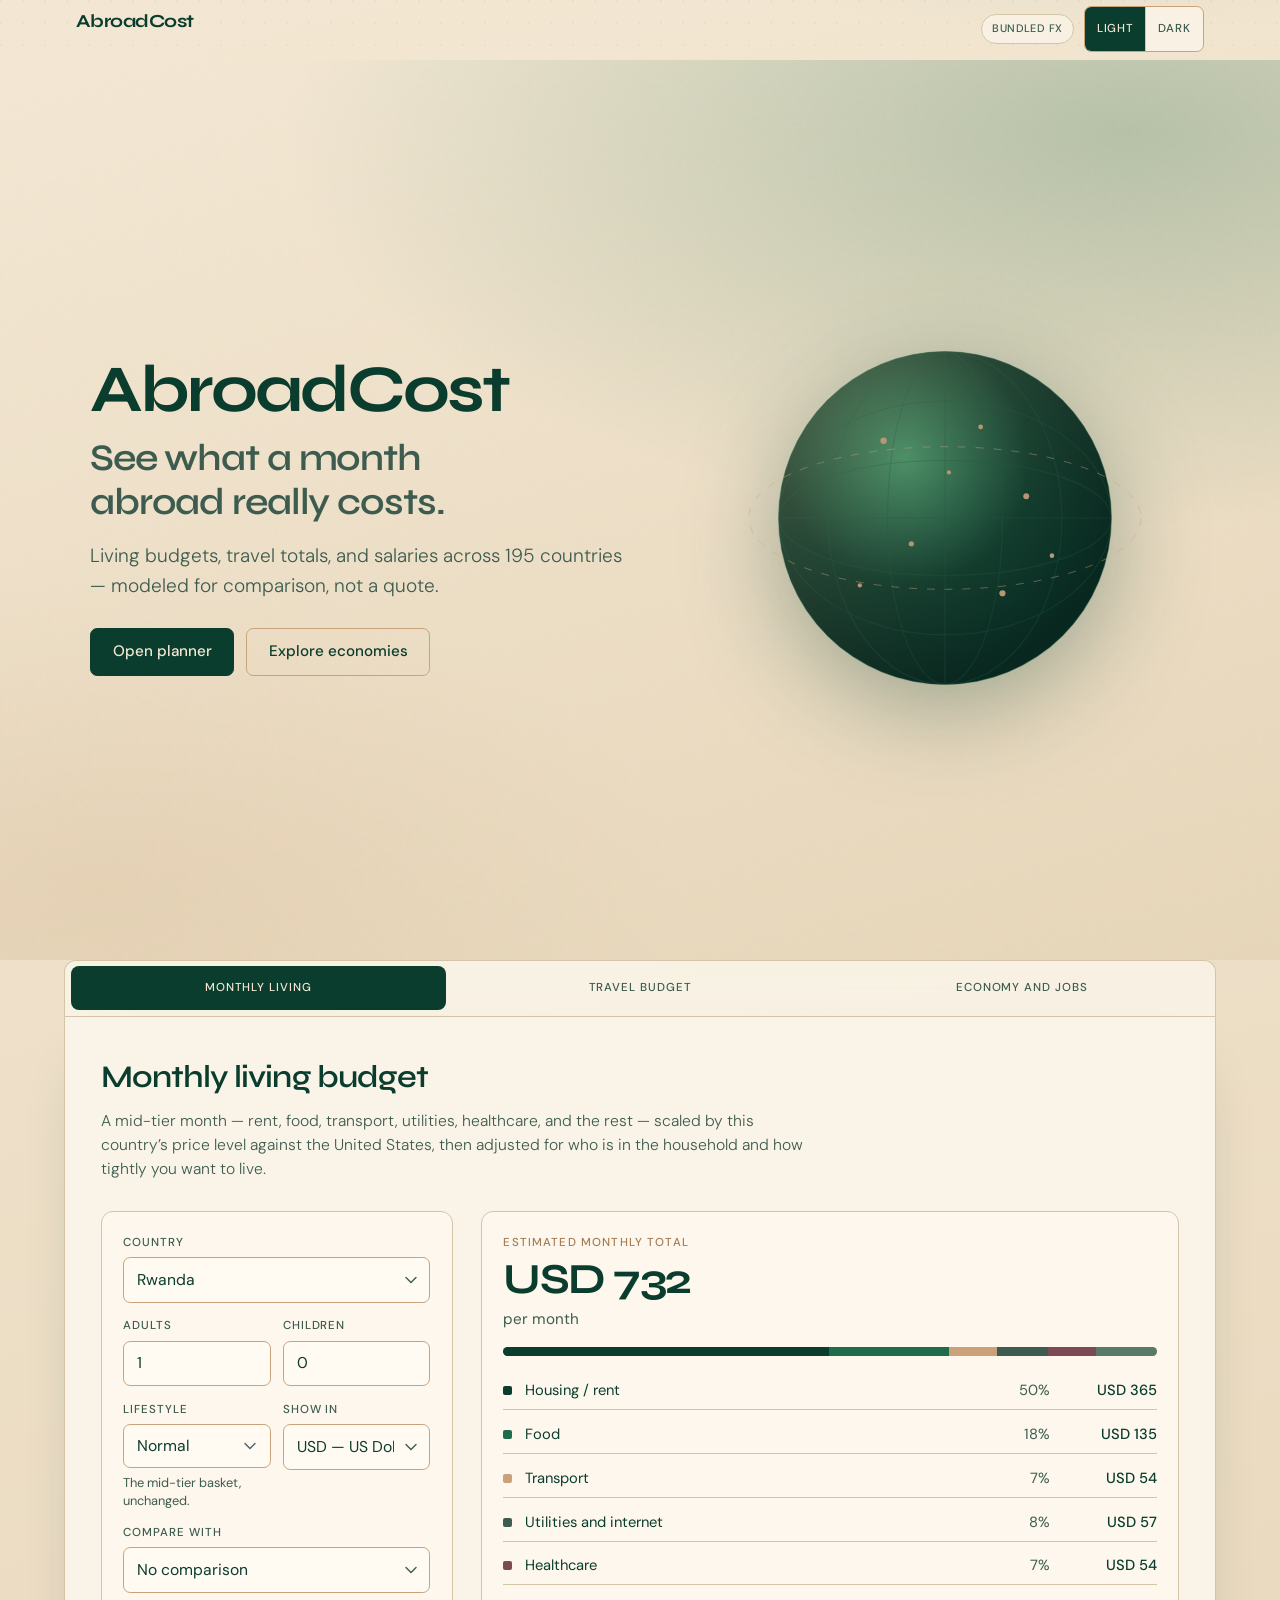
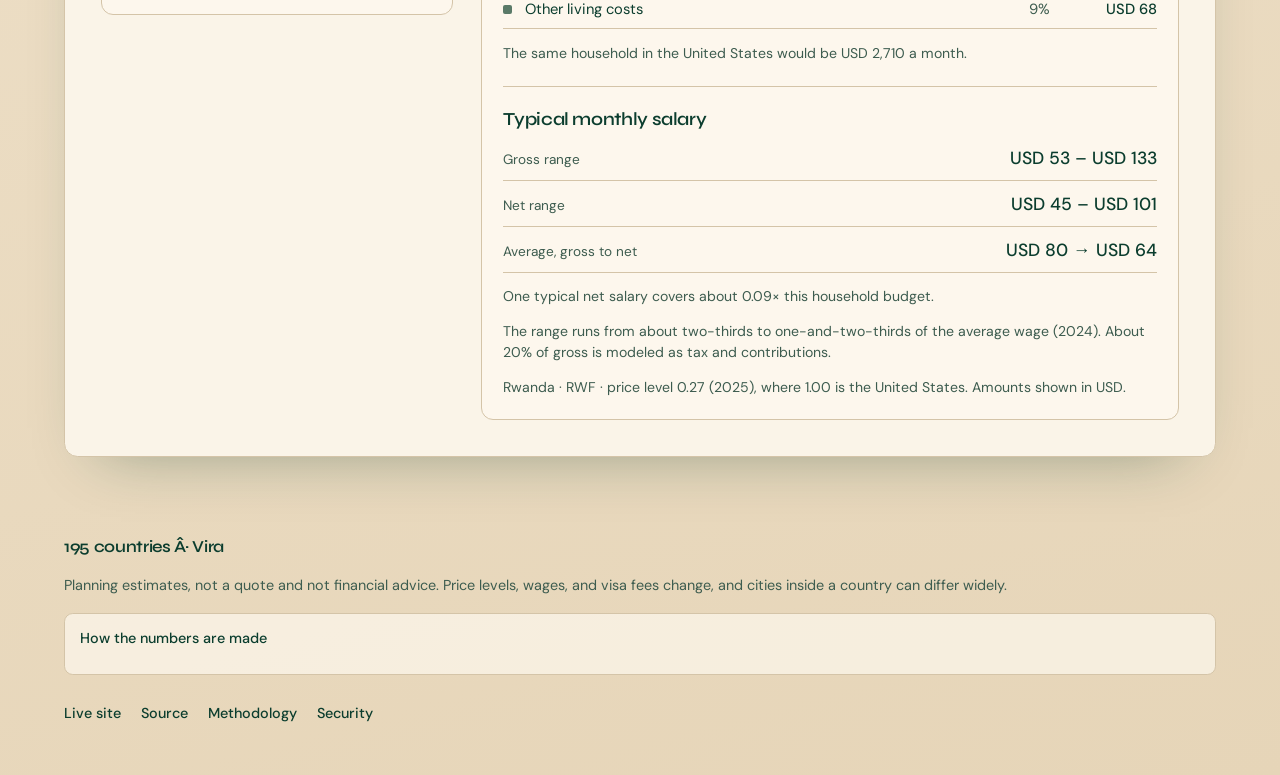
<file: index.html>
﻿<!DOCTYPE html>
<html lang="en">
<head>
  <meta charset="utf-8">
  <meta name="viewport" content="width=device-width, initial-scale=1, viewport-fit=cover">
  <title>AbroadCost — Country budget planner</title>
  <meta name="description" content="Compare monthly living costs, salaries, and travel budgets for 195 countries. Planning estimates from World Bank price levels, not a quote.">
  <link rel="canonical" href="https://arnold-rg.github.io/AbroadCost/">
  <meta name="theme-color" content="#0B3D2E">
  <meta name="color-scheme" content="light dark">
  <meta name="referrer" content="strict-origin-when-cross-origin">
  <meta http-equiv="Content-Security-Policy" content="default-src 'self'; script-src 'self' 'unsafe-inline'; style-src 'self' 'unsafe-inline'; img-src 'self' data:; font-src 'self'; connect-src 'self' https://api.frankfurter.app; base-uri 'none'; form-action 'self'; frame-ancestors 'none'">
  <meta property="og:type" content="website">
  <meta property="og:site_name" content="AbroadCost">
  <meta property="og:url" content="https://arnold-rg.github.io/AbroadCost/">
  <meta property="og:title" content="AbroadCost — Country budget planner">
  <meta property="og:description" content="Monthly living costs, travel budgets, and salaries for 195 countries. Modeled estimates for comparison, not a quote.">
  <meta property="og:image" content="https://arnold-rg.github.io/AbroadCost/og.png">
  <meta property="og:image:width" content="1200">
  <meta property="og:image:height" content="630">
  <meta property="og:image:alt" content="AbroadCost, a country budget planner covering 195 countries.">
  <meta property="og:locale" content="en_US">
  <meta name="twitter:card" content="summary_large_image">
  <meta name="twitter:title" content="AbroadCost — Country budget planner">
  <meta name="twitter:description" content="Monthly living costs, travel budgets, and salaries for 195 countries.">
  <meta name="twitter:image" content="https://arnold-rg.github.io/AbroadCost/og.png">
  <meta name="twitter:image:alt" content="AbroadCost, a country budget planner covering 195 countries.">
  <link rel="icon" href="favicon.svg" type="image/svg+xml">
  <link rel="apple-touch-icon" href="apple-touch.png">
  <link rel="preload" href="fonts/syne-700.woff2" as="font" type="font/woff2" crossorigin>
  <link rel="preload" href="fonts/dm-sans-400.woff2" as="font" type="font/woff2" crossorigin>
  <link rel="stylesheet" href="assets/vira/vira-base.css?v=20261016a">
  <link rel="stylesheet" href="relo.css?v=20261016a">
  <script type="application/ld+json">
  {
    "@context": "https://schema.org",
    "@type": "WebApplication",
    "name": "AbroadCost",
    "url": "https://arnold-rg.github.io/AbroadCost/",
    "applicationCategory": "FinanceApplication",
    "operatingSystem": "Any",
    "description": "Country budget planner for monthly living costs, travel budgets, salaries, and economy data across 195 countries.",
    "offers": { "@type": "Offer", "price": "0", "priceCurrency": "USD" },
    "author": { "@type": "Organization", "name": "Vira", "url": "https://github.com/Arnold-RG" },
    "isAccessibleForFree": true
  }
  </script>
  <script>
    (function () {
      var saved = localStorage.getItem("abroadcost-theme");
      var theme = saved || (matchMedia("(prefers-color-scheme: dark)").matches ? "dark" : "light");
      document.documentElement.setAttribute("data-theme", theme);
      var meta = document.querySelector('meta[name="theme-color"]');
      if (meta) meta.setAttribute("content", theme === "dark" ? "#061F18" : "#0B3D2E");
    })();
  </script>
</head>
<body>
  <a class="skip" href="#planner">Skip to planner</a>

  <header class="topbar">
    <a class="topbar-brand" href="#top" id="top">AbroadCost</a>
    <div class="topbar-actions">
      <span class="fx-pill" id="fx-status" hidden aria-live="polite"></span>
      <div class="theme-switch" role="group" aria-label="Color theme">
        <button type="button" id="theme-light" data-theme-set="light" aria-pressed="true">Light</button>
        <button type="button" id="theme-dark" data-theme-set="dark" aria-pressed="false">Dark</button>
      </div>
    </div>
  </header>

  <section class="hero" aria-labelledby="hero-title">
    <div class="hero-copy reveal">
      <p class="brand-mark">AbroadCost</p>
      <h1 id="hero-title">See what a month abroad really costs.</h1>
      <p class="hero-support">Living budgets, travel totals, and salaries across 195 countries — modeled for comparison, not a quote.</p>
      <div class="hero-cta">
        <a class="btn btn-primary" href="#planner">Open planner</a>
        <a class="btn btn-ghost" href="#panel-economy" data-tab-jump="economy">Explore economies</a>
      </div>
    </div>
    <div class="hero-visual" aria-hidden="true">
      <div class="globe-orb">
        <svg class="globe-svg" viewBox="0 0 420 420" role="img">
          <defs>
            <radialGradient id="globe-fill" cx="38%" cy="32%" r="68%">
              <stop offset="0%" stop-color="var(--globe-hi)"/>
              <stop offset="55%" stop-color="var(--globe-mid)"/>
              <stop offset="100%" stop-color="var(--globe-lo)"/>
            </radialGradient>
            <linearGradient id="globe-sheen" x1="0" y1="0" x2="1" y2="1">
              <stop offset="0%" stop-color="var(--sand)" stop-opacity="0.35"/>
              <stop offset="100%" stop-color="transparent"/>
            </linearGradient>
          </defs>
          <circle class="globe-disk" cx="210" cy="210" r="168" fill="url(#globe-fill)"/>
          <g class="globe-grid" fill="none" stroke="currentColor" stroke-width="1.1" opacity="0.38">
            <ellipse cx="210" cy="210" rx="168" ry="168"/>
            <ellipse cx="210" cy="210" rx="118" ry="168"/>
            <ellipse cx="210" cy="210" rx="58" ry="168"/>
            <ellipse cx="210" cy="210" rx="168" ry="58"/>
            <ellipse cx="210" cy="210" rx="168" ry="118"/>
            <path d="M42 210h336M210 42v336"/>
          </g>
          <g class="globe-dots" fill="var(--sand)">
            <circle cx="148" cy="132" r="3.2"/><circle cx="246" cy="118" r="2.4"/>
            <circle cx="292" cy="188" r="3"/><circle cx="176" cy="236" r="2.6"/>
            <circle cx="124" cy="278" r="2.2"/><circle cx="268" cy="286" r="3.1"/>
            <circle cx="214" cy="164" r="2.1"/><circle cx="318" cy="248" r="2.3"/>
          </g>
          <circle cx="210" cy="210" r="168" fill="url(#globe-sheen)"/>
          <ellipse class="globe-orbit" cx="210" cy="210" rx="198" ry="72" fill="none" stroke="var(--sand)" stroke-width="1" opacity="0.45"/>
        </svg>
        <div class="globe-glow"></div>
      </div>
    </div>
  </section>

  <div class="app-shell" id="planner">
    <p class="error" id="data-error" role="alert" hidden></p>

    <nav class="tabs" role="tablist" aria-label="Planner">
      <button type="button" role="tab" id="tab-monthly" class="on" data-tab="monthly" aria-selected="true" aria-controls="panel-monthly" aria-label="Monthly living" tabindex="0"><span class="tab-long">Monthly living</span><span class="tab-short">Monthly</span></button>
      <button type="button" role="tab" id="tab-stay" data-tab="stay" aria-selected="false" aria-controls="panel-stay" aria-label="Travel budget" tabindex="-1"><span class="tab-long">Travel budget</span><span class="tab-short">Travel</span></button>
      <button type="button" role="tab" id="tab-economy" data-tab="economy" aria-selected="false" aria-controls="panel-economy" aria-label="Economy and jobs" tabindex="-1"><span class="tab-long">Economy and jobs</span><span class="tab-short">Economy</span></button>
    </nav>

    <main id="main">
      <section class="panel on screen" id="panel-monthly" role="tabpanel" aria-labelledby="tab-monthly">
        <div class="panel-copy">
          <h2>Monthly living budget</h2>
          <p class="hint">
            A mid-tier month — rent, food, transport, utilities, healthcare, and the rest —
            scaled by this country’s price level against the United States, then adjusted
            for who is in the household and how tightly you want to live.
          </p>
        </div>
        <div class="layout">
          <form class="form screen-pane" id="form-monthly">
            <div class="field combo full">
              <label for="m-country-q">Country</label>
              <div class="combo-control">
                <input id="m-country-q" type="text" role="combobox" aria-expanded="false" aria-controls="m-country-list" aria-autocomplete="list" autocomplete="off" spellcheck="false" autocapitalize="off" maxlength="80" aria-required="true">
                <svg class="chevron" viewBox="0 0 12 8" aria-hidden="true" focusable="false"><path d="M1 1.5 6 6.5 11 1.5" fill="none" stroke="currentColor" stroke-width="1.4" stroke-linecap="round"/></svg>
              </div>
              <ul id="m-country-list" class="combo-list" role="listbox" aria-label="Countries" hidden></ul>
              <input type="hidden" id="m-country" value="RW">
            </div>
            <div class="pair full">
              <div class="field">
                <label for="m-adults">Adults</label>
                <input id="m-adults" type="number" inputmode="numeric" min="1" max="10" value="1" maxlength="2">
              </div>
              <div class="field">
                <label for="m-children">Children</label>
                <input id="m-children" type="number" inputmode="numeric" min="0" max="10" value="0" maxlength="2">
              </div>
            </div>
            <div class="field">
              <label for="m-life">Lifestyle</label>
              <select id="m-life">
                <option value="0.8">Tight</option>
                <option value="1" selected>Normal</option>
                <option value="1.35">Comfortable</option>
                <option value="1.85">High</option>
              </select>
              <p class="field-hint" id="m-life-hint"></p>
            </div>
            <div class="field combo">
              <label for="m-currency-q">Show in</label>
              <div class="combo-control">
                <input id="m-currency-q" type="text" role="combobox" aria-expanded="false" aria-controls="m-currency-list" aria-autocomplete="list" autocomplete="off" spellcheck="false" autocapitalize="off" maxlength="40">
                <svg class="chevron" viewBox="0 0 12 8" aria-hidden="true" focusable="false"><path d="M1 1.5 6 6.5 11 1.5" fill="none" stroke="currentColor" stroke-width="1.4" stroke-linecap="round"/></svg>
              </div>
              <ul id="m-currency-list" class="combo-list" role="listbox" aria-label="Currencies" hidden></ul>
              <input type="hidden" id="m-currency" value="USD">
            </div>
            <div class="field combo full">
              <label for="m-compare-q">Compare with</label>
              <div class="combo-control">
                <input id="m-compare-q" type="text" role="combobox" aria-expanded="false" aria-controls="m-compare-list" aria-autocomplete="list" autocomplete="off" spellcheck="false" autocapitalize="off" maxlength="80">
                <svg class="chevron" viewBox="0 0 12 8" aria-hidden="true" focusable="false"><path d="M1 1.5 6 6.5 11 1.5" fill="none" stroke="currentColor" stroke-width="1.4" stroke-linecap="round"/></svg>
              </div>
              <ul id="m-compare-list" class="combo-list" role="listbox" aria-label="Comparison country" hidden></ul>
              <input type="hidden" id="m-compare" value="">
            </div>
          </form>

          <div class="result screen-pane">
            <div class="figure" aria-live="polite">
              <p class="eyebrow">Estimated monthly total</p>
              <p class="big" id="m-total">—</p>
              <p class="big-sub" id="m-total-sub">per month</p>
            </div>
            <div class="share" id="m-share" aria-hidden="true"></div>
            <div class="rows" id="m-rows"></div>
            <p class="quiet" id="m-usa"></p>
            <p class="compare" id="m-compare-out"></p>

            <div class="salary-block">
              <h3>Typical monthly salary</h3>
              <dl class="salary-dl">
                <div>
                  <dt>Gross range</dt>
                  <dd id="m-gross">—</dd>
                </div>
                <div>
                  <dt>Net range</dt>
                  <dd id="m-net">—</dd>
                </div>
                <div>
                  <dt>Average, gross to net</dt>
                  <dd id="m-avg-salary">—</dd>
                </div>
              </dl>
              <p class="quiet" id="m-cover"></p>
              <p class="quiet" id="m-salary-note"></p>
            </div>
            <p class="quiet" id="m-note"></p>
          </div>
        </div>
      </section>

      <section class="panel screen" id="panel-stay" role="tabpanel" aria-labelledby="tab-stay" hidden>
        <div class="panel-copy">
          <h2>Traveling budget</h2>
          <p class="hint">
            Costs from one country to another: destination prices, a visa-fee ballpark,
            paperwork, and a flight estimated from the distance between capitals.
            A permanent stay is the move plus the monthly budget, without a day count.
          </p>
        </div>
        <div class="layout">
          <form class="form screen-pane" id="form-stay">
            <div class="field combo">
              <label for="s-from-q">Leaving from</label>
              <div class="combo-control">
                <input id="s-from-q" type="text" role="combobox" aria-expanded="false" aria-controls="s-from-list" aria-autocomplete="list" autocomplete="off" spellcheck="false" autocapitalize="off" maxlength="80">
                <svg class="chevron" viewBox="0 0 12 8" aria-hidden="true" focusable="false"><path d="M1 1.5 6 6.5 11 1.5" fill="none" stroke="currentColor" stroke-width="1.4" stroke-linecap="round"/></svg>
              </div>
              <ul id="s-from-list" class="combo-list" role="listbox" aria-label="Origin countries" hidden></ul>
              <input type="hidden" id="s-from" value="US">
            </div>
            <div class="field combo">
              <label for="s-to-q">Going to</label>
              <div class="combo-control">
                <input id="s-to-q" type="text" role="combobox" aria-expanded="false" aria-controls="s-to-list" aria-autocomplete="list" autocomplete="off" spellcheck="false" autocapitalize="off" maxlength="80">
                <svg class="chevron" viewBox="0 0 12 8" aria-hidden="true" focusable="false"><path d="M1 1.5 6 6.5 11 1.5" fill="none" stroke="currentColor" stroke-width="1.4" stroke-linecap="round"/></svg>
              </div>
              <ul id="s-to-list" class="combo-list" role="listbox" aria-label="Destination countries" hidden></ul>
              <input type="hidden" id="s-to" value="RW">
            </div>
            <div class="full">
              <button type="button" class="swap" id="s-swap">Swap countries</button>
            </div>
            <div class="field">
              <label for="s-purpose">Reason for traveling</label>
              <select id="s-purpose">
                <option value="visit">Visiting / tourism</option>
                <option value="work">Work / employment</option>
                <option value="study">Studying</option>
                <option value="business">Business / meetings</option>
                <option value="family">Family visit / joining family</option>
                <option value="medical">Medical treatment</option>
                <option value="nomad">Long stay / remote work</option>
                <option value="permanent">Permanent stay / residence</option>
              </select>
            </div>
            <div class="field">
              <label for="s-visa">Visa type</label>
              <select id="s-visa">
                <option value="none">No visa / visa-free / visa on arrival</option>
                <option value="tourist" selected>Tourist visa</option>
                <option value="business">Business visa</option>
                <option value="student">Student visa</option>
                <option value="work">Work / employment visa</option>
                <option value="transit">Transit visa</option>
                <option value="dependent">Dependent / family visa</option>
                <option value="residence">Residence / permanent stay visa</option>
              </select>
            </div>
            <div class="pair full">
              <div class="field" id="s-days-wrap">
                <label for="s-days">Days staying</label>
                <input id="s-days" type="number" inputmode="numeric" min="1" max="730" value="30" maxlength="3">
              </div>
              <div class="field">
                <label for="s-people">People</label>
                <input id="s-people" type="number" inputmode="numeric" min="1" max="12" value="1" maxlength="2">
              </div>
            </div>
            <div class="field">
              <label for="s-flight">Flight tickets</label>
              <select id="s-flight">
                <option value="one_economy">One-way, economy</option>
                <option value="round_economy" selected>Round-trip, economy</option>
                <option value="one_premium">One-way, premium / business</option>
                <option value="round_premium">Round-trip, premium / business</option>
                <option value="none">No flights (overland / already there)</option>
              </select>
            </div>
            <div class="field">
              <label for="s-papers">Paper preparation</label>
              <select id="s-papers">
                <option value="basic">Basic (photos, forms, copies)</option>
                <option value="standard" selected>Standard (notarize, translations, police clearance)</option>
                <option value="full">Full pack (apostille, medicals, agent help)</option>
                <option value="none">None / already done</option>
              </select>
            </div>
            <div class="field">
              <label for="s-life">Lifestyle while there</label>
              <select id="s-life">
                <option value="0.8">Tight</option>
                <option value="1" selected>Normal</option>
                <option value="1.35">Comfortable</option>
                <option value="1.85">High</option>
              </select>
              <p class="field-hint" id="s-life-hint"></p>
            </div>
            <div class="field combo">
              <label for="s-currency-q">Show in</label>
              <div class="combo-control">
                <input id="s-currency-q" type="text" role="combobox" aria-expanded="false" aria-controls="s-currency-list" aria-autocomplete="list" autocomplete="off" spellcheck="false" autocapitalize="off" maxlength="40">
                <svg class="chevron" viewBox="0 0 12 8" aria-hidden="true" focusable="false"><path d="M1 1.5 6 6.5 11 1.5" fill="none" stroke="currentColor" stroke-width="1.4" stroke-linecap="round"/></svg>
              </div>
              <ul id="s-currency-list" class="combo-list" role="listbox" aria-label="Currencies" hidden></ul>
              <input type="hidden" id="s-currency" value="USD">
            </div>
          </form>

          <div class="result screen-pane">
            <div class="figure" aria-live="polite">
              <p class="eyebrow" id="s-result-label">Estimated traveling budget</p>
              <p class="route" id="s-route"></p>
              <p class="big" id="s-total">—</p>
              <p class="big-sub" id="s-total-sub"></p>
              <p class="route-meta" id="s-route-meta"></p>
            </div>
            <div class="share" id="s-share" aria-hidden="true"></div>
            <div class="rows" id="s-rows"></div>
            <p class="quiet" id="s-note"></p>
          </div>
        </div>
      </section>

      <section class="panel screen" id="panel-economy" role="tabpanel" aria-labelledby="tab-economy" hidden>
        <div class="panel-copy">
          <h2>Economy, jobs, and salaries</h2>
          <p class="hint">
            GDP and growth, read next to two planning rates: whether a typical take-home
            salary covers a decent month, and how much pressure unemployment and pay put
            on ordinary hiring.
          </p>
        </div>
        <div class="filters screen-pane">
          <div class="field combo">
            <label for="e-country-q">Country</label>
            <div class="combo-control">
              <input id="e-country-q" type="text" role="combobox" aria-expanded="false" aria-controls="e-country-list" aria-autocomplete="list" autocomplete="off" spellcheck="false" autocapitalize="off" maxlength="80">
              <svg class="chevron" viewBox="0 0 12 8" aria-hidden="true" focusable="false"><path d="M1 1.5 6 6.5 11 1.5" fill="none" stroke="currentColor" stroke-width="1.4" stroke-linecap="round"/></svg>
            </div>
            <ul id="e-country-list" class="combo-list" role="listbox" aria-label="Countries" hidden></ul>
            <input type="hidden" id="e-country" value="RW">
          </div>
          <div class="field">
            <label for="e-region">Region</label>
            <select id="e-region">
              <option value="All">All regions</option>
              <option value="Africa">Africa</option>
              <option value="Americas">Americas</option>
              <option value="Asia">Asia</option>
              <option value="Europe">Europe</option>
              <option value="Oceania">Oceania</option>
            </select>
          </div>
          <div class="field">
            <label for="e-search">Search the table</label>
            <input id="e-search" type="search" placeholder="Name or code" autocomplete="off" maxlength="80" aria-controls="e-table">
          </div>
        </div>

        <p class="sr-only" id="e-summary" aria-live="polite"></p>
        <div class="stat-grid">
          <div class="stat feature">
            <span>Living rate</span>
            <strong id="e-live-rate">—</strong>
            <small>Typical take-home against a decent month</small>
          </div>
          <div class="stat feature">
            <span>General job</span>
            <strong id="e-job-general">—</strong>
            <small>Hiring pressure for ordinary work, not a specialty</small>
          </div>
          <div class="stat">
            <span>GDP</span>
            <strong id="e-gdp">—</strong>
          </div>
          <div class="stat">
            <span>Growth</span>
            <strong id="e-growth">—</strong>
          </div>
          <div class="stat">
            <span>Unemployment</span>
            <strong id="e-unemp">—</strong>
          </div>
          <div class="stat">
            <span>Population</span>
            <strong id="e-pop">—</strong>
          </div>
          <div class="stat wide">
            <span>Gross salary / month</span>
            <strong id="e-gross">—</strong>
          </div>
          <div class="stat wide">
            <span>Net salary / month</span>
            <strong id="e-net">—</strong>
          </div>
        </div>

        <div class="charts">
          <div class="chart-box reveal">
            <h3 id="chart-gdp-title">Largest economies</h3>
            <canvas id="chart-gdp" aria-hidden="true"></canvas>
            <p class="sr-only" id="chart-gdp-sum"></p>
          </div>
          <div class="chart-box reveal">
            <h3 id="chart-growth-title">Fastest growth</h3>
            <canvas id="chart-growth" aria-hidden="true"></canvas>
            <p class="sr-only" id="chart-growth-sum"></p>
          </div>
          <div class="chart-box reveal">
            <h3 id="chart-live-title">Living rate</h3>
            <canvas id="chart-live-rate" aria-hidden="true"></canvas>
            <p class="sr-only" id="chart-live-rate-sum"></p>
          </div>
          <div class="chart-box reveal">
            <h3 id="chart-job-title">General hiring</h3>
            <canvas id="chart-job-general" aria-hidden="true"></canvas>
            <p class="sr-only" id="chart-job-general-sum"></p>
          </div>
          <div class="chart-box reveal">
            <h3 id="chart-region-title">Share of listed GDP by region</h3>
            <canvas id="chart-region-gdp" aria-hidden="true"></canvas>
            <ul class="legend" id="region-legend"></ul>
          </div>
          <div class="chart-box reveal">
            <h3 id="chart-salary-title">Gross and net salary</h3>
            <p class="chart-key"><i data-k="gross"></i> Gross <i data-k="net"></i> Net</p>
            <canvas id="chart-salary" aria-hidden="true"></canvas>
            <p class="sr-only" id="chart-salary-sum"></p>
          </div>
        </div>
        <p class="quiet chart-note">The marked bar is the country you selected. GDP and growth use the filtered list. Living rate and hiring use that country’s region.</p>

        <div class="table-wrap screen-pane">
          <table class="data-table" id="e-table">
            <caption>
              <span id="e-count">Countries</span>
              <span class="cap-hint">Choose a row to inspect it</span>
            </caption>
            <thead>
              <tr>
                <th scope="col" aria-sort="none"><button type="button" data-sort="name">Country</button></th>
                <th scope="col" aria-sort="ascending"><button type="button" data-sort="region">Region</button></th>
                <th scope="col" aria-sort="none"><button type="button" data-sort="gdp">GDP (bn USD)</button></th>
                <th scope="col" aria-sort="none"><button type="button" data-sort="growth">Growth</button></th>
                <th scope="col" aria-sort="none"><button type="button" data-sort="liveRate">Living rate</button></th>
                <th scope="col" aria-sort="none"><button type="button" data-sort="jobGeneral">General job</button></th>
                <th scope="col" aria-sort="none"><button type="button" data-sort="grossAvg">Gross / month</button></th>
                <th scope="col" aria-sort="none"><button type="button" data-sort="netAvg">Net / month</button></th>
              </tr>
            </thead>
            <tbody></tbody>
          </table>
        </div>
        <p class="quiet" id="e-note"></p>
      </section>
    </main>
  </div>

  <footer id="site-foot">
    <p class="foot-brand"><span id="country-count">195</span> countries Â· Vira</p>
    <p>Planning estimates, not a quote and not financial advice. Price levels, wages, and visa fees change, and cities inside a country can differ widely.</p>
    <details class="method">
      <summary>How the numbers are made</summary>
      <p>
        Cost of living is a price level against the United States: the World Bank PPP
        conversion factor divided by the official exchange rate, held inside a planning
        band when dual exchange rates would distort it. The monthly budget starts from a
        mid-tier US basket, then scales by that price level, the lifestyle you pick, and
        household size. Another adult counts as about two-thirds of a basket, a child
        about two-fifths, and housing grows more slowly than the rest.
      </p>
      <p>
        Travel uses daily lodging, food, and local rates on the same price level, plus a
        visa-fee ballpark, paperwork, and a flight from the distance between capitals.
        A permanent move is a one-time relocation — deposit, setup, flights, papers —
        plus the monthly budget.
      </p>
      <p>
        Salaries are indicative formal-sector averages, with a low-to-high band at roughly
        two-thirds to one-and-two-thirds of the average. Net pay uses an approximate tax
        and social wedge. The living rate on the economy tab compares typical take-home
        pay with a decent one-person budget. It is not the household budget from the
        monthly tab. The general job figure blends unemployment, growth, and a mild drag
        from very low pay. It is not a score for a specific profession.
      </p>
      <p id="source-line"></p>
    </details>
    <p class="foot-links">
      <a href="https://arnold-rg.github.io/AbroadCost/" rel="noopener noreferrer">Live site</a>
      <a href="https://github.com/Arnold-RG/AbroadCost" rel="noopener noreferrer">Source</a>
      <a href="https://github.com/Arnold-RG/AbroadCost/blob/main/docs/DATA_AND_METHODOLOGY.md" rel="noopener noreferrer">Methodology</a>
      <a href="https://github.com/Arnold-RG/AbroadCost/blob/main/SECURITY.md" rel="noopener noreferrer">Security</a>
    </p>
  </footer>

  <noscript>
    <p class="error noscript">AbroadCost calculates in the browser. Turn on JavaScript to use the planner.</p>
  </noscript>
  <script src="world_data.js"></script>
  <script src="relo.js?v=20261016a"></script>
  <script src="assets/vira/vira-secure.js?v=20261016a" defer></script>
</body>
</html>
</file>
<file: assets/vira/vira-base.css>
/* Vira shared responsive + motion baseline (Jitter/Unsection/ScreensDesign inspired) */
:root {
  --arn-space-1: clamp(0.25rem, 0.4vw, 0.4rem);
  --arn-space-2: clamp(0.5rem, 1vw, 0.75rem);
  --arn-space-3: clamp(0.85rem, 1.6vw, 1.25rem);
  --arn-space-4: clamp(1.25rem, 2.5vw, 2rem);
  --arn-space-5: clamp(2rem, 4vw, 3.5rem);
  --arn-space-6: clamp(3rem, 7vw, 6rem);
  --arn-radius: clamp(12px, 1.5vw, 20px);
  --arn-touch: 44px;
  --arn-ease: cubic-bezier(0.22, 1, 0.36, 1);
  --arn-max: 1120px;
  --arn-safe-t: env(safe-area-inset-top, 0px);
  --arn-safe-r: env(safe-area-inset-right, 0px);
  --arn-safe-b: env(safe-area-inset-bottom, 0px);
  --arn-safe-l: env(safe-area-inset-left, 0px);
}

*,
*::before,
*::after { box-sizing: border-box; }

html {
  -webkit-text-size-adjust: 100%;
  text-size-adjust: 100%;
  scroll-behavior: smooth;
}

body {
  margin: 0;
  min-height: 100dvh;
  overflow-x: hidden;
  padding-left: var(--arn-safe-l);
  padding-right: var(--arn-safe-r);
}

img, video, svg, canvas {
  max-width: 100%;
  height: auto;
  display: block;
}

button, a, input, select, textarea {
  min-height: var(--arn-touch);
  font: inherit;
}

.arn-skip {
  position: absolute;
  left: -999px;
  top: 0;
  background: #111;
  color: #fff;
  padding: 0.75rem 1rem;
  z-index: 10000;
}
.arn-skip:focus { left: var(--arn-safe-l); top: var(--arn-safe-t); }

.arn-wrap {
  width: min(100% - 2 * var(--arn-space-3), var(--arn-max));
  margin-inline: auto;
}

.arn-hero {
  min-height: 100dvh;
  min-height: 100svh;
  display: grid;
  align-content: end;
  padding:
    calc(var(--arn-space-6) + var(--arn-safe-t))
    var(--arn-space-3)
    calc(var(--arn-space-5) + var(--arn-safe-b));
  position: relative;
  isolation: isolate;
  overflow: hidden;
}

.arn-hero::before {
  content: "";
  position: absolute;
  inset: 0;
  z-index: -2;
  background:
    radial-gradient(120% 80% at 80% 10%, color-mix(in srgb, var(--arn-accent, #3d9a68) 35%, transparent), transparent 55%),
    radial-gradient(90% 70% at 10% 90%, color-mix(in srgb, var(--arn-accent-2, #c9a227) 22%, transparent), transparent 50%),
    var(--arn-hero-bg, #071018);
}

.arn-hero::after {
  content: "";
  position: absolute;
  inset: 0;
  z-index: -1;
  opacity: 0.35;
  pointer-events: none;
  background-image: url("data:image/svg+xml,%3Csvg viewBox='0 0 200 200' xmlns='http://www.w3.org/2000/svg'%3E%3Cfilter id='n'%3E%3CfeTurbulence type='fractalNoise' baseFrequency='0.85' numOctaves='3' stitchTiles='stitch'/%3E%3C/filter%3E%3Crect width='100%25' height='100%25' filter='url(%23n)' opacity='0.55'/%3E%3C/svg%3E");
  mix-blend-mode: soft-light;
}

.arn-brand {
  font-size: clamp(0.75rem, 1.5vw, 0.9rem);
  letter-spacing: 0.14em;
  text-transform: uppercase;
  font-weight: 600;
  margin: 0 0 var(--arn-space-2);
}

.arn-h1 {
  font-size: clamp(2rem, 6.5vw, 4.25rem);
  line-height: 1.05;
  letter-spacing: -0.03em;
  margin: 0 0 var(--arn-space-3);
  max-width: 16ch;
}

.arn-lead {
  font-size: clamp(1rem, 2.2vw, 1.2rem);
  line-height: 1.55;
  max-width: 38ch;
  margin: 0 0 var(--arn-space-4);
  opacity: 0.88;
}

.arn-cta {
  display: flex;
  flex-wrap: wrap;
  gap: var(--arn-space-2);
}

.arn-btn {
  display: inline-flex;
  align-items: center;
  justify-content: center;
  gap: 0.5rem;
  min-height: var(--arn-touch);
  padding: 0.7rem 1.25rem;
  border-radius: 999px;
  border: 1px solid transparent;
  text-decoration: none;
  font-weight: 650;
  cursor: pointer;
  transition: transform 0.25s var(--arn-ease), background 0.25s var(--arn-ease), border-color 0.25s var(--arn-ease);
}
.arn-btn:active { transform: scale(0.98); }
.arn-btn-primary {
  background: var(--arn-accent, #3d9a68);
  color: #fff;
}
.arn-btn-ghost {
  background: color-mix(in srgb, #fff 8%, transparent);
  border-color: color-mix(in srgb, #fff 22%, transparent);
  color: inherit;
}

.arn-reveal {
  opacity: 0;
  transform: translateY(18px);
  transition: opacity 0.7s var(--arn-ease), transform 0.7s var(--arn-ease);
}
.arn-reveal.is-in {
  opacity: 1;
  transform: none;
}

.arn-stagger > .arn-reveal:nth-child(1) { transition-delay: 0.05s; }
.arn-stagger > .arn-reveal:nth-child(2) { transition-delay: 0.12s; }
.arn-stagger > .arn-reveal:nth-child(3) { transition-delay: 0.19s; }
.arn-stagger > .arn-reveal:nth-child(4) { transition-delay: 0.26s; }

@media (prefers-reduced-motion: reduce) {
  html { scroll-behavior: auto; }
  .arn-reveal { opacity: 1; transform: none; transition: none; }
  .arn-btn { transition: none; }
}

@media (max-width: 480px) {
  .arn-cta { width: 100%; }
  .arn-cta .arn-btn { flex: 1 1 auto; }
}

@media (min-width: 1280px) {
  .arn-wrap { --arn-max: 1200px; }
}

@media (min-width: 1600px) {
  .arn-wrap { --arn-max: 1320px; }
}
</file>
<file: relo.css>
/* AbroadCost — deep forest, parchment, brass. Country budget planner. */

@font-face {
  font-family: Syne;
  font-style: normal;
  font-weight: 500;
  font-display: swap;
  src: url("fonts/syne-500.woff2") format("woff2");
}
@font-face {
  font-family: Syne;
  font-style: normal;
  font-weight: 600;
  font-display: swap;
  src: url("fonts/syne-600.woff2") format("woff2");
}
@font-face {
  font-family: Syne;
  font-style: normal;
  font-weight: 700;
  font-display: swap;
  src: url("fonts/syne-700.woff2") format("woff2");
}
@font-face {
  font-family: "DM Sans";
  font-style: normal;
  font-weight: 300;
  font-display: swap;
  src: url("fonts/dm-sans-300.woff2") format("woff2");
}
@font-face {
  font-family: "DM Sans";
  font-style: normal;
  font-weight: 400;
  font-display: swap;
  src: url("fonts/dm-sans-400.woff2") format("woff2");
}
@font-face {
  font-family: "DM Sans";
  font-style: normal;
  font-weight: 500;
  font-display: swap;
  src: url("fonts/dm-sans-500.woff2") format("woff2");
}

:root,
html[data-theme="light"] {
  --bg: #f3e7d3;
  --bg-deep: #e6d5b8;
  --surface: #faf4e8;
  --ink: #0b3d2e;
  --muted: #3d5c4f;
  --line: #d4c4a8;
  --line-strong: #c9a27a;
  --accent: #0b3d2e;
  --accent-ink: #f3e7d3;
  --sand: #c9a27a;
  --sand-deep: #a67c52;
  --mint: #1f6b4a;
  --field: #fffaf2;
  --soft: #ebe0cc;
  --accent-soft: #d8e8df;
  --danger: #9b2c3a;
  --focus: #0b3d2e;
  --shadow: 0 28px 60px -36px rgba(11, 61, 46, 0.42);
  --drop: 0 18px 40px -24px rgba(11, 61, 46, 0.5);
  --c1: #0b3d2e;
  --c2: #1f6b4a;
  --c3: #c9a27a;
  --c4: #3d5c4f;
  --c5: #7c4a52;
  --c6: #5a7a68;
  --c7: #b08968;
  --bar-hi: #0b3d2e;
  --bar-muted: #a89478;
  --track: #e0d2b8;
  --hover: #ebe0cc;
  --globe-hi: #3d9a6e;
  --globe-mid: #0b3d2e;
  --globe-lo: #062820;
  --display: Syne, "Avenir Next Condensed", "Segoe UI", sans-serif;
  --sans: "DM Sans", "Avenir Next", "Segoe UI", sans-serif;
  --color-scheme: light;
  color-scheme: light;
}

html[data-theme="dark"] {
  --bg: #061f18;
  --bg-deep: #041410;
  --surface: #0a2a20;
  --ink: #f3e7d3;
  --muted: #c9b89a;
  --line: #1e4034;
  --line-strong: #3a5c4c;
  --accent: #c9a27a;
  --accent-ink: #0b3d2e;
  --sand: #c9a27a;
  --sand-deep: #e8d4b4;
  --mint: #4aad7a;
  --field: #082018;
  --soft: #0f3026;
  --accent-soft: #163628;
  --danger: #f0b4b8;
  --focus: #c9a27a;
  --shadow: 0 30px 70px -32px rgba(0, 0, 0, 0.75);
  --drop: 0 22px 44px -20px rgba(0, 0, 0, 0.8);
  --c1: #c9a27a;
  --c2: #4aad7a;
  --c3: #e8d4b4;
  --c4: #8fb9a4;
  --c5: #c4a090;
  --c6: #a9c4b4;
  --c7: #6ea58c;
  --bar-hi: #c9a27a;
  --bar-muted: #4a6460;
  --track: #163028;
  --hover: #123028;
  --globe-hi: #5ec49a;
  --globe-mid: #1a5c42;
  --globe-lo: #061f18;
  --color-scheme: dark;
  color-scheme: dark;
}

*,
*::before,
*::after { box-sizing: border-box; }

html {
  font-size: 100%;
  background: var(--bg);
  color-scheme: var(--color-scheme);
  scroll-behavior: smooth;
}

body {
  margin: 0;
  min-height: 100vh;
  min-height: 100dvh;
  font-family: var(--sans);
  font-weight: 400;
  font-size: clamp(1rem, 0.96rem + 0.18vw, 1.1rem);
  line-height: 1.55;
  color: var(--ink);
  background:
    radial-gradient(900px 420px at 85% -10%, color-mix(in srgb, var(--mint) 18%, transparent), transparent 65%),
    radial-gradient(700px 380px at 10% 20%, color-mix(in srgb, var(--sand) 22%, transparent), transparent 60%),
    linear-gradient(165deg, var(--bg) 0%, var(--bg-deep) 100%);
  padding-left: env(safe-area-inset-left);
  padding-right: env(safe-area-inset-right);
  overflow-x: hidden;
}

body::before {
  content: "";
  position: fixed;
  inset: 0;
  pointer-events: none;
  z-index: 0;
  opacity: 0.28;
  background-image:
    radial-gradient(circle at 1px 1px, color-mix(in srgb, var(--ink) 12%, transparent) 1px, transparent 0);
  background-size: 22px 22px;
}

html[data-theme="dark"] body::before { opacity: 0.18; }

::selection {
  background: color-mix(in srgb, var(--sand) 55%, white);
  color: #0b3d2e;
}

:focus { outline: none; }
:focus-visible {
  outline: 2px solid var(--focus);
  outline-offset: 3px;
}

.skip {
  position: absolute;
  left: 0.75rem;
  top: -4rem;
  z-index: 100;
  background: var(--accent);
  color: var(--accent-ink);
  padding: 0.65rem 1rem;
  text-decoration: none;
  border-radius: 0.35rem;
  font-weight: 500;
}
.skip:focus { top: 0.75rem; }

.sr-only {
  position: absolute;
  width: 1px;
  height: 1px;
  padding: 0;
  margin: -1px;
  overflow: hidden;
  clip: rect(0, 0, 0, 0);
  white-space: nowrap;
  border: 0;
}

/* —— Top bar —— */
.topbar {
  position: relative;
  z-index: 20;
  display: flex;
  align-items: center;
  justify-content: space-between;
  gap: 1rem;
  width: min(72rem, calc(100% - clamp(1.25rem, 4vw, 4rem)));
  margin-inline: auto;
  padding: max(0.85rem, env(safe-area-inset-top)) 0 0.5rem;
}

.topbar-brand {
  font-family: var(--display);
  font-weight: 700;
  font-size: 1.15rem;
  letter-spacing: -0.03em;
  color: var(--ink);
  text-decoration: none;
}

.topbar-actions {
  display: flex;
  align-items: center;
  gap: 0.65rem;
}

.fx-pill {
  font-size: 0.68rem;
  font-weight: 500;
  letter-spacing: 0.04em;
  text-transform: uppercase;
  color: var(--muted);
  padding: 0.35rem 0.65rem;
  border: 1px solid var(--line);
  border-radius: 999px;
  background: color-mix(in srgb, var(--surface) 80%, transparent);
  max-width: 12rem;
  white-space: nowrap;
  overflow: hidden;
  text-overflow: ellipsis;
}

.theme-switch {
  display: inline-flex;
  border: 1px solid var(--line-strong);
  border-radius: 0.45rem;
  overflow: hidden;
  background: color-mix(in srgb, var(--surface) 85%, transparent);
}

.theme-switch button {
  min-width: 3.6rem;
  min-height: 2.75rem;
  padding: 0.35rem 0.7rem;
  border: 0;
  background: transparent;
  color: var(--muted);
  font: inherit;
  font-size: 0.72rem;
  font-weight: 500;
  letter-spacing: 0.08em;
  text-transform: uppercase;
  cursor: pointer;
}
.theme-switch button + button { border-left: 1px solid var(--line); }
.theme-switch button[aria-pressed="true"] {
  background: var(--accent);
  color: var(--accent-ink);
}

/* —— Hero (full-bleed plane) —— */
.hero {
  --arn-accent: var(--accent);
  --arn-accent-2: var(--sand);
  position: relative;
  z-index: 1;
  isolation: isolate;
  display: grid;
  grid-template-columns: 1fr;
  align-items: center;
  gap: clamp(1.5rem, 4vw, 3rem);
  min-height: 100svh;
  min-height: 100dvh;
  width: 100%;
  margin: 0;
  padding:
    clamp(1.5rem, 4vw, 3rem)
    max(clamp(1.25rem, 4vw, 4rem), env(safe-area-inset-right))
    clamp(2.5rem, 6vw, 4.5rem)
    max(clamp(1.25rem, 4vw, 4rem), env(safe-area-inset-left));
  overflow: hidden;
}
.hero > * {
  width: min(72rem, 100%);
  margin-inline: auto;
}
.hero-copy,
.hero-visual {
  width: 100%;
  max-width: min(36rem, 100%);
  justify-self: center;
}
.hero::before {
  content: "";
  position: absolute;
  inset: 0;
  z-index: -2;
  background:
    radial-gradient(120% 80% at 88% 8%, color-mix(in srgb, var(--mint) 28%, transparent), transparent 55%),
    radial-gradient(90% 70% at 8% 92%, color-mix(in srgb, var(--sand) 18%, transparent), transparent 50%),
    linear-gradient(165deg, var(--bg) 0%, var(--bg-deep) 100%);
}
.hero::after {
  content: "";
  position: absolute;
  inset: 0;
  z-index: -1;
  opacity: 0.22;
  pointer-events: none;
  background-image: url("data:image/svg+xml,%3Csvg viewBox='0 0 200 200' xmlns='http://www.w3.org/2000/svg'%3E%3Cfilter id='n'%3E%3CfeTurbulence type='fractalNoise' baseFrequency='0.85' numOctaves='3' stitchTiles='stitch'/%3E%3C/filter%3E%3Crect width='100%25' height='100%25' filter='url(%23n)' opacity='0.55'/%3E%3C/svg%3E");
  mix-blend-mode: soft-light;
}

@media (min-width: 900px) {
  .hero {
    grid-template-columns: minmax(0, 1.05fr) minmax(0, 0.95fr);
    gap: 2.5rem;
    padding-inline: max(clamp(2rem, 6vw, 5rem), env(safe-area-inset-left))
      max(clamp(2rem, 6vw, 5rem), env(safe-area-inset-right));
  }
  .hero > * { width: 100%; max-width: none; }
  .hero-copy { justify-self: start; max-width: 34rem; }
  .hero-visual { justify-self: end; max-width: 28rem; }
}

.hero-copy { max-width: 34rem; }

.brand-mark {
  margin: 0 0 1rem;
  font-family: var(--display);
  font-weight: 700;
  font-size: clamp(2.6rem, 1.6rem + 3.2vw, 4.5rem);
  letter-spacing: -0.045em;
  line-height: 0.92;
  color: var(--ink);
}

.hero h1 {
  margin: 0;
  max-width: 16ch;
  font-family: var(--display);
  font-weight: 600;
  font-size: clamp(1.55rem, 1.15rem + 1.5vw, 2.35rem);
  line-height: 1.15;
  letter-spacing: -0.03em;
  color: var(--muted);
  text-wrap: balance;
}

.hero-support {
  margin: 1.15rem 0 0;
  max-width: 34rem;
  font-weight: 300;
  font-size: clamp(1.02rem, 0.95rem + 0.3vw, 1.2rem);
  line-height: 1.55;
  color: var(--muted);
}

.hero-cta {
  display: flex;
  flex-wrap: wrap;
  gap: 0.75rem;
  margin-top: 1.75rem;
}

.btn {
  display: inline-flex;
  align-items: center;
  justify-content: center;
  min-height: 2.85rem;
  padding: 0.7rem 1.35rem;
  border-radius: 0.45rem;
  font: inherit;
  font-weight: 500;
  font-size: 0.95rem;
  text-decoration: none;
  border: 1px solid transparent;
  cursor: pointer;
  transition: transform 0.22s ease, background 0.22s ease, border-color 0.22s ease, box-shadow 0.22s ease;
}
.btn:hover { transform: translateY(-1px); }
.btn-primary {
  background: var(--accent);
  color: var(--accent-ink);
  border-color: var(--accent);
}
.btn-ghost {
  background: transparent;
  color: var(--ink);
  border-color: var(--line-strong);
}
.btn-ghost:hover {
  border-color: var(--accent);
  background: var(--accent-soft);
}

.hero-visual {
  position: relative;
  display: grid;
  place-items: center;
  min-height: clamp(16rem, 42vw, 26rem);
}

.globe-orb {
  position: relative;
  width: min(100%, 26rem);
  aspect-ratio: 1;
  animation: orb-float 7s ease-in-out infinite;
}

.globe-svg {
  width: 100%;
  height: 100%;
  color: color-mix(in srgb, var(--ink) 35%, var(--mint));
  filter: drop-shadow(0 24px 48px color-mix(in srgb, var(--accent) 35%, transparent));
}

.globe-grid {
  transform-origin: 210px 210px;
  animation: grid-drift 48s linear infinite;
}

.globe-disk {
  animation: disk-breathe 6s ease-in-out infinite;
  transform-origin: 210px 210px;
}

.globe-glow {
  position: absolute;
  inset: 18%;
  border-radius: 50%;
  background: radial-gradient(circle, color-mix(in srgb, var(--mint) 40%, transparent), transparent 70%);
  z-index: -1;
  animation: glow-pulse 5.5s ease-in-out infinite;
}

.globe-orbit {
  transform-origin: 210px 210px;
  animation: orbit-spin 22s linear infinite;
  stroke-dasharray: 8 10;
}

.globe-dots circle {
  animation: dot-breathe 4s ease-in-out infinite;
}
.globe-dots circle:nth-child(odd) { animation-delay: -1.2s; }
.globe-dots circle:nth-child(3n) { animation-delay: -2.4s; }
.globe-dots circle:nth-child(4n) { animation-delay: -0.6s; }

.hero-copy .brand-mark {
  animation: rise-in 0.85s cubic-bezier(0.22, 1, 0.36, 1) both;
}
.hero-copy h1 {
  animation: rise-in 0.9s cubic-bezier(0.22, 1, 0.36, 1) 0.08s both;
}
.hero-copy .hero-support {
  animation: rise-in 0.95s cubic-bezier(0.22, 1, 0.36, 1) 0.16s both;
}
.hero-copy .hero-cta {
  animation: rise-in 1s cubic-bezier(0.22, 1, 0.36, 1) 0.24s both;
}
.hero-visual {
  animation: rise-in 1.1s cubic-bezier(0.22, 1, 0.36, 1) 0.18s both;
}

.btn-primary:hover {
  box-shadow: 0 12px 28px -14px color-mix(in srgb, var(--accent) 70%, transparent);
}
.tabs button:hover:not(.on) {
  background: var(--hover);
  color: var(--ink);
}

@keyframes glow-pulse {
  0%, 100% { opacity: 0.55; transform: scale(1); }
  50% { opacity: 0.95; transform: scale(1.08); }
}
@keyframes orbit-spin {
  to { transform: rotate(360deg); }
}
@keyframes grid-drift {
  to { transform: rotate(-360deg); }
}
@keyframes disk-breathe {
  0%, 100% { transform: scale(1); }
  50% { transform: scale(1.018); }
}
@keyframes orb-float {
  0%, 100% { transform: translateY(0); }
  50% { transform: translateY(-10px); }
}
@keyframes dot-breathe {
  0%, 100% { opacity: 0.45; transform: scale(0.9); }
  50% { opacity: 1; transform: scale(1.15); }
}
@keyframes rise-in {
  from { opacity: 0; transform: translateY(18px); }
  to { opacity: 1; transform: none; }
}

@media (prefers-reduced-motion: reduce) {
  html { scroll-behavior: auto; }
  .globe-glow, .globe-orbit, .globe-dots circle,
  .globe-orb, .globe-grid, .globe-disk,
  .hero-copy .brand-mark, .hero-copy h1,
  .hero-copy .hero-support, .hero-copy .hero-cta,
  .hero-visual { animation: none; }
  .btn:hover { transform: none; }
  .reveal { opacity: 1 !important; transform: none !important; }
  .big.tick { animation: none; }
  .panel.on { animation: none; }
}

.reveal {
  opacity: 0;
  transform: translateY(14px);
  transition: opacity 0.65s ease, transform 0.65s ease;
}
.reveal.is-in {
  opacity: 1;
  transform: none;
}

/* —— App shell / planner —— */
.app-shell {
  position: relative;
  z-index: 1;
  width: min(72rem, calc(100% - clamp(1.25rem, 4vw, 4rem)));
  margin: 0 auto clamp(3rem, 6vw, 5rem);
  scroll-margin-top: 1rem;
}

.tabs {
  display: grid;
  grid-template-columns: repeat(3, minmax(0, 1fr));
  gap: 0.4rem;
  margin: 0;
  padding: 0.35rem;
  background: color-mix(in srgb, var(--surface) 88%, transparent);
  border: 1px solid var(--line);
  border-radius: 0.75rem 0.75rem 0 0;
  border-bottom: 0;
  backdrop-filter: blur(12px);
}

.tabs button {
  position: relative;
  min-height: 3.1rem;
  padding: 0.7rem 0.35rem;
  border: 0;
  border-radius: 0.5rem;
  background: transparent;
  color: var(--muted);
  font: inherit;
  font-size: 0.72rem;
  font-weight: 500;
  letter-spacing: 0.08em;
  text-transform: uppercase;
  line-height: 1.25;
  text-align: center;
  cursor: pointer;
  transition: background 0.2s ease, color 0.2s ease;
}

.tabs button.on {
  color: var(--accent-ink);
  background: var(--accent);
}

.tab-short { display: none; }

.panel { display: none; }
.panel.on {
  display: block;
  background: var(--surface);
  border: 1px solid var(--line);
  border-radius: 0 0 0.85rem 0.85rem;
  box-shadow: var(--shadow);
  padding: clamp(1.35rem, 2.8vw, 2.5rem);
  animation: panel-in 0.45s cubic-bezier(0.22, 1, 0.36, 1) both;
}
@keyframes panel-in {
  from { opacity: 0; transform: translateY(10px); }
  to { opacity: 1; transform: none; }
}

.screen-pane {
  background: color-mix(in srgb, var(--field) 88%, var(--soft));
  border: 1px solid var(--line);
  border-radius: 0.75rem;
  padding: clamp(1rem, 2vw, 1.35rem);
}

.panel-copy { max-width: 44rem; margin-bottom: clamp(1.25rem, 2.5vw, 1.85rem); }
.panel-copy h2 {
  margin: 0 0 0.45rem;
  font-family: var(--display);
  font-weight: 600;
  font-size: clamp(1.55rem, 1.25rem + 0.9vw, 2.1rem);
  letter-spacing: -0.03em;
}
.hint {
  margin: 0;
  color: var(--muted);
  font-weight: 300;
  font-size: 0.98rem;
}

.layout {
  display: grid;
  grid-template-columns: 1fr;
  gap: clamp(1.1rem, 2.5vw, 1.75rem);
}
@media (min-width: 860px) {
  .layout {
    grid-template-columns: minmax(16rem, 22rem) minmax(0, 1fr);
    align-items: start;
  }
}

.form {
  display: grid;
  grid-template-columns: 1fr 1fr;
  gap: 0.9rem 0.75rem;
}
.form .full { grid-column: 1 / -1; }
.pair {
  display: grid;
  grid-template-columns: 1fr 1fr;
  gap: 0.75rem;
}

.field { display: flex; flex-direction: column; gap: 0.35rem; min-width: 0; }
.field label {
  font-size: 0.72rem;
  font-weight: 500;
  letter-spacing: 0.08em;
  text-transform: uppercase;
  color: var(--muted);
}
.field-hint {
  margin: 0;
  font-size: 0.8rem;
  color: var(--muted);
  line-height: 1.4;
}

input[type="text"],
input[type="number"],
input[type="search"],
select {
  width: 100%;
  min-height: 2.85rem;
  padding: 0.55rem 0.8rem;
  border: 1px solid var(--line-strong);
  border-radius: 0.45rem;
  background: var(--field);
  color: var(--ink);
  font: inherit;
  font-size: 0.98rem;
}
input:hover, select:hover { border-color: var(--accent); }
select {
  appearance: none;
  background-image: url("data:image/svg+xml,%3Csvg xmlns='http://www.w3.org/2000/svg' width='12' height='8' fill='none'%3E%3Cpath d='M1 1.5 6 6.5 11 1.5' stroke='%234a6068' stroke-width='1.4' stroke-linecap='round'/%3E%3C/svg%3E");
  background-repeat: no-repeat;
  background-position: right 0.85rem center;
  padding-right: 2.2rem;
}
html[data-theme="dark"] select {
  background-image: url("data:image/svg+xml,%3Csvg xmlns='http://www.w3.org/2000/svg' width='12' height='8' fill='none'%3E%3Cpath d='M1 1.5 6 6.5 11 1.5' stroke='%239bb0b8' stroke-width='1.4' stroke-linecap='round'/%3E%3C/svg%3E");
}

.combo { position: relative; }
.combo-control { position: relative; }
.combo-control input { padding-right: 2.2rem; }
.chevron {
  position: absolute;
  right: 0.85rem;
  top: 50%;
  width: 0.75rem;
  height: 0.5rem;
  transform: translateY(-50%);
  color: var(--muted);
  pointer-events: none;
}

.combo-list {
  position: absolute;
  z-index: 40;
  left: 0;
  right: 0;
  top: calc(100% + 0.25rem);
  max-height: 14rem;
  margin: 0;
  padding: 0.35rem;
  list-style: none;
  overflow: auto;
  background: var(--surface);
  border: 1px solid var(--line-strong);
  border-radius: 0.5rem;
  box-shadow: var(--drop);
}
.combo-list.flip {
  top: auto;
  bottom: calc(100% + 0.25rem);
}
.combo-list li {
  display: flex;
  flex-direction: column;
  gap: 0.1rem;
  padding: 0.55rem 0.7rem;
  border-radius: 0.35rem;
  cursor: pointer;
  min-height: 2.75rem;
  justify-content: center;
}
.combo-list li:hover,
.combo-list li.active {
  background: var(--accent-soft);
}
.combo-list li[aria-disabled="true"] {
  cursor: default;
  color: var(--muted);
}
.opt-name { font-weight: 500; }
.opt-meta {
  font-size: 0.75rem;
  color: var(--muted);
}

.swap {
  width: 100%;
  min-height: 2.75rem;
  border: 1px dashed var(--line-strong);
  border-radius: 0.45rem;
  background: transparent;
  color: var(--ink);
  font: inherit;
  font-weight: 500;
  cursor: pointer;
}
.swap:hover {
  border-style: solid;
  border-color: var(--accent);
  background: var(--accent-soft);
}

/* —— Results —— */
.figure { margin-bottom: 1rem; }
.eyebrow {
  margin: 0 0 0.35rem;
  font-size: 0.72rem;
  font-weight: 500;
  letter-spacing: 0.1em;
  text-transform: uppercase;
  color: var(--sand-deep);
}
.big {
  margin: 0;
  font-family: var(--display);
  font-weight: 700;
  font-size: clamp(1.85rem, 1.4rem + 1.6vw, 2.85rem);
  letter-spacing: -0.035em;
  line-height: 1.05;
  color: var(--ink);
}
.big.is-long { font-size: clamp(1.35rem, 1.1rem + 1vw, 2rem); }
.big.tick { animation: tick 0.45s ease; }
@keyframes tick {
  from { opacity: 0.35; transform: translateY(4px); }
  to { opacity: 1; transform: none; }
}
.big-sub {
  margin: 0.35rem 0 0;
  color: var(--muted);
  font-size: 0.95rem;
}
.route {
  display: flex;
  flex-wrap: wrap;
  align-items: baseline;
  gap: 0.4rem 0.55rem;
  margin: 0 0 0.35rem;
  font-family: var(--display);
  font-weight: 600;
  font-size: 1.15rem;
}
.route .to {
  font-family: var(--sans);
  font-weight: 400;
  font-size: 0.8rem;
  letter-spacing: 0.08em;
  text-transform: uppercase;
  color: var(--sand-deep);
}
.route-meta {
  margin: 0.45rem 0 0;
  font-size: 0.85rem;
  color: var(--muted);
}

.share {
  display: flex;
  height: 0.55rem;
  border-radius: 999px;
  overflow: hidden;
  background: var(--track);
  margin: 0.85rem 0 1rem;
}
.share i { display: block; height: 100%; min-width: 2px; }
.share i[data-k="housing"],
.share i[data-k="lodging"],
.share i[data-k="deposit"] { background: var(--c1); }
.share i[data-k="food"] { background: var(--c2); }
.share i[data-k="transport"] { background: var(--c3); }
.share i[data-k="utilities"],
.share i[data-k="local"] { background: var(--c4); }
.share i[data-k="healthcare"],
.share i[data-k="arrival"] { background: var(--c5); }
.share i[data-k="other"],
.share i[data-k="visa"] { background: var(--c6); }
.share i[data-k="papers"],
.share i[data-k="purpose"],
.share i[data-k="flights"],
.share i[data-k="setup"],
.share i[data-k="settling"] { background: var(--c7); }

.rows { display: grid; gap: 0.35rem; }
.row {
  display: grid;
  grid-template-columns: 0.7rem 1fr auto auto;
  gap: 0.55rem 0.65rem;
  align-items: center;
  padding: 0.45rem 0;
  border-bottom: 1px solid var(--line);
  font-size: 0.92rem;
}
.row.section {
  grid-template-columns: 1fr;
  margin-top: 0.65rem;
  padding-top: 0.75rem;
  border-bottom: 0;
  font-size: 0.7rem;
  font-weight: 500;
  letter-spacing: 0.1em;
  text-transform: uppercase;
  color: var(--sand-deep);
}
.row.total {
  border-bottom: 0;
  font-weight: 600;
  padding-top: 0.65rem;
}
.swatch {
  width: 0.55rem;
  height: 0.55rem;
  border-radius: 2px;
  background: var(--bar-muted);
}
.swatch[data-k="housing"], .swatch[data-k="lodging"], .swatch[data-k="deposit"] { background: var(--c1); }
.swatch[data-k="food"] { background: var(--c2); }
.swatch[data-k="transport"] { background: var(--c3); }
.swatch[data-k="utilities"], .swatch[data-k="local"] { background: var(--c4); }
.swatch[data-k="healthcare"], .swatch[data-k="arrival"] { background: var(--c5); }
.swatch[data-k="other"], .swatch[data-k="visa"] { background: var(--c6); }
.swatch[data-k="papers"], .swatch[data-k="purpose"], .swatch[data-k="flights"],
.swatch[data-k="setup"], .swatch[data-k="settling"] { background: var(--c7); }
.pct { color: var(--muted); font-variant-numeric: tabular-nums; min-width: 2.5rem; text-align: right; }
.amt { font-variant-numeric: tabular-nums; font-weight: 500; text-align: right; min-width: 6rem; }

.quiet {
  margin: 0.85rem 0 0;
  font-size: 0.88rem;
  color: var(--muted);
  line-height: 1.5;
}
.compare {
  margin: 0.65rem 0 0;
  padding: 0.75rem 0.9rem;
  border-left: 3px solid var(--sand);
  background: var(--soft);
  border-radius: 0 0.4rem 0.4rem 0;
  font-size: 0.92rem;
}
.compare:empty { display: none; }

.salary-block {
  margin-top: 1.35rem;
  padding-top: 1.15rem;
  border-top: 1px solid var(--line);
}
.salary-block h3 {
  margin: 0 0 0.75rem;
  font-family: var(--display);
  font-weight: 600;
  font-size: 1.15rem;
  letter-spacing: -0.02em;
}
.salary-dl {
  margin: 0;
  display: grid;
  gap: 0.65rem;
}
.salary-dl div {
  display: grid;
  grid-template-columns: 1fr auto;
  gap: 0.75rem;
  align-items: baseline;
  padding-bottom: 0.45rem;
  border-bottom: 1px solid var(--line);
}
.salary-dl dt {
  font-size: 0.85rem;
  color: var(--muted);
}
.salary-dl dd {
  margin: 0;
  font-weight: 500;
  font-variant-numeric: tabular-nums;
  text-align: right;
}

/* —— Economy —— */
.filters {
  display: grid;
  grid-template-columns: 1fr;
  gap: 0.85rem;
  margin-bottom: 1.25rem;
}
@media (min-width: 720px) {
  .filters { grid-template-columns: 1.4fr 1fr 1fr; }
}

.stat-grid {
  display: grid;
  grid-template-columns: repeat(2, minmax(0, 1fr));
  gap: 0.65rem;
  margin-bottom: 1.35rem;
}
@media (min-width: 720px) {
  .stat-grid { grid-template-columns: repeat(4, minmax(0, 1fr)); }
}
.stat {
  padding: 0.85rem 0.95rem;
  border: 1px solid var(--line);
  border-radius: 0.65rem;
  background: var(--field);
  min-height: 5.25rem;
}
.stat.feature {
  background: linear-gradient(145deg, var(--accent-soft), var(--field));
  border-color: color-mix(in srgb, var(--accent) 35%, var(--line));
}
.stat.wide { grid-column: span 2; }
.stat span {
  display: block;
  font-size: 0.68rem;
  font-weight: 500;
  letter-spacing: 0.08em;
  text-transform: uppercase;
  color: var(--muted);
  margin-bottom: 0.35rem;
}
.stat strong {
  display: block;
  font-family: var(--display);
  font-weight: 600;
  font-size: clamp(1.1rem, 1rem + 0.4vw, 1.35rem);
  letter-spacing: -0.02em;
  font-variant-numeric: tabular-nums;
}
.stat small {
  display: block;
  margin-top: 0.35rem;
  font-size: 0.78rem;
  color: var(--muted);
  line-height: 1.35;
}
.stat strong.is-down { color: var(--danger); }

.charts {
  display: grid;
  grid-template-columns: 1fr;
  gap: 0.85rem;
  margin-bottom: 0.75rem;
}
@media (min-width: 800px) {
  .charts { grid-template-columns: 1fr 1fr; }
}
.chart-box {
  padding: 1rem 1.05rem 1.1rem;
  border: 1px solid var(--line);
  border-radius: 0.7rem;
  background: var(--field);
}
.chart-box h3 {
  margin: 0 0 0.65rem;
  font-family: var(--display);
  font-weight: 600;
  font-size: 1rem;
  letter-spacing: -0.02em;
}
.chart-box canvas {
  display: block;
  width: 100%;
}
.chart-key {
  margin: 0 0 0.5rem;
  font-size: 0.8rem;
  color: var(--muted);
  display: flex;
  gap: 0.85rem;
  align-items: center;
}
.chart-key i {
  display: inline-block;
  width: 0.65rem;
  height: 0.65rem;
  border-radius: 2px;
  margin-right: 0.25rem;
  vertical-align: -1px;
}
.chart-key i[data-k="gross"] { background: var(--bar-hi); }
.chart-key i[data-k="net"] { background: var(--bar-muted); }
.chart-note { margin-bottom: 1.15rem; }

.legend {
  display: flex;
  flex-wrap: wrap;
  gap: 0.45rem 0.9rem;
  list-style: none;
  margin: 0.65rem 0 0;
  padding: 0;
  font-size: 0.78rem;
  color: var(--muted);
}
.legend li { display: flex; align-items: center; gap: 0.35rem; }
.legend i {
  width: 0.55rem;
  height: 0.55rem;
  border-radius: 2px;
  flex: 0 0 auto;
}
.legend i[data-k="c1"] { background: var(--c1); }
.legend i[data-k="c2"] { background: var(--c2); }
.legend i[data-k="c3"] { background: var(--c3); }
.legend i[data-k="c4"] { background: var(--c4); }
.legend i[data-k="c5"] { background: var(--c5); }

.table-wrap {
  overflow: auto;
  -webkit-overflow-scrolling: touch;
  margin-top: 0.5rem;
}
.data-table {
  width: 100%;
  border-collapse: collapse;
  font-size: 0.88rem;
  font-variant-numeric: tabular-nums;
}
.data-table caption {
  caption-side: top;
  text-align: left;
  padding: 0 0 0.75rem;
  font-weight: 500;
}
.cap-hint {
  display: block;
  font-weight: 400;
  font-size: 0.8rem;
  color: var(--muted);
  margin-top: 0.2rem;
}
.data-table th,
.data-table td {
  padding: 0.65rem 0.55rem;
  border-bottom: 1px solid var(--line);
  text-align: left;
  white-space: nowrap;
}
.data-table th {
  position: sticky;
  top: 0;
  background: var(--surface);
  z-index: 1;
}
.data-table th button {
  border: 0;
  background: transparent;
  color: var(--muted);
  font: inherit;
  font-size: 0.72rem;
  font-weight: 500;
  letter-spacing: 0.06em;
  text-transform: uppercase;
  cursor: pointer;
  padding: 0.35rem 0;
  min-height: 2.75rem;
}
.data-table th[aria-sort="ascending"] button,
.data-table th[aria-sort="descending"] button { color: var(--ink); }
.data-table tr.on { background: var(--accent-soft); }
.data-table tr:hover { background: var(--hover); }
.row-btn {
  border: 0;
  background: transparent;
  color: inherit;
  font: inherit;
  font-weight: 500;
  cursor: pointer;
  padding: 0.35rem 0;
  min-height: 2.75rem;
  text-align: left;
}
.row-btn[aria-current="true"] { color: var(--accent); }
.empty-row td {
  text-align: center;
  color: var(--muted);
  padding: 1.5rem;
}

/* —— Footer —— */
#site-foot {
  position: relative;
  z-index: 1;
  width: min(72rem, calc(100% - clamp(1.25rem, 4vw, 4rem)));
  margin: 0 auto;
  padding: 0 0 max(2.5rem, env(safe-area-inset-bottom));
  color: var(--muted);
  font-size: 0.9rem;
  line-height: 1.55;
}
.foot-brand {
  margin: 0 0 0.5rem;
  font-family: var(--display);
  font-weight: 600;
  font-size: 1.05rem;
  color: var(--ink);
  letter-spacing: -0.02em;
}
.method {
  margin: 1rem 0;
  border: 1px solid var(--line);
  border-radius: 0.55rem;
  background: color-mix(in srgb, var(--surface) 80%, transparent);
  padding: 0.15rem 0.95rem 0.85rem;
}
.method summary {
  cursor: pointer;
  min-height: 2.75rem;
  display: flex;
  align-items: center;
  font-weight: 500;
  color: var(--ink);
}
.method p { margin: 0.65rem 0 0; }
.foot-links {
  display: flex;
  flex-wrap: wrap;
  gap: 0.75rem 1.25rem;
  margin: 1rem 0 0;
}
.foot-links a {
  color: var(--accent);
  text-decoration: none;
  font-weight: 500;
  min-height: 2.75rem;
  display: inline-flex;
  align-items: center;
}
.foot-links a:hover { text-decoration: underline; }

.error {
  margin: 0 0 1rem;
  padding: 0.85rem 1rem;
  border: 1px solid var(--danger);
  border-radius: 0.45rem;
  color: var(--danger);
  background: var(--surface);
}
.noscript {
  width: min(40rem, calc(100% - 2rem));
  margin: 1rem auto;
  position: relative;
  z-index: 2;
}

@media (max-width: 640px) {
  .tab-long { display: none; }
  .tab-short { display: inline; }
  .form { grid-template-columns: 1fr; }
  .pair { grid-template-columns: 1fr 1fr; }
  .fx-pill { display: none; }
  .brand-mark { font-size: clamp(2.35rem, 12vw, 3.4rem); }
  .stat.wide { grid-column: span 2; }
  .tabs {
    position: sticky;
    top: env(safe-area-inset-top, 0px);
    z-index: 18;
    border-radius: 0;
    margin-inline: calc(-1 * clamp(0.65rem, 3vw, 1rem));
    width: calc(100% + 2 * clamp(0.65rem, 3vw, 1rem));
    box-shadow: 0 10px 28px -18px rgba(11, 28, 34, 0.45);
  }
  .app-shell {
    width: min(100%, calc(100% - clamp(1rem, 4vw, 1.5rem)));
  }
  .panel.on { border-radius: 0 0 0.75rem 0.75rem; }
}

@media (max-width: 380px) {
  .pair { grid-template-columns: 1fr; }
  .stat-grid { grid-template-columns: 1fr; }
  .stat.wide { grid-column: span 1; }
}

/* Extra device bands: small phones → tablets → desktops → ultrawide */
.topbar {
  padding-left: max(0.75rem, env(safe-area-inset-left));
  padding-right: max(0.75rem, env(safe-area-inset-right));
  padding-top: max(0.35rem, env(safe-area-inset-top));
}
.hero {
  min-height: 100svh;
  min-height: 100dvh;
  padding-bottom: max(2rem, env(safe-area-inset-bottom));
}
.btn, button, .tabs button, select, input {
  min-height: 44px;
  touch-action: manipulation;
}
@media (min-width: 481px) and (max-width: 767px) {
  .stat-grid { grid-template-columns: repeat(2, minmax(0, 1fr)); }
}
@media (min-width: 1024px) and (max-width: 1439px) {
  .planner { width: min(960px, calc(100% - 2rem)); }
}
@media (min-width: 1440px) {
  .planner, .hero-copy, .wrap {
    width: min(1100px, calc(100% - 3rem));
  }
}
@media (min-width: 1800px) {
  .planner { width: min(1240px, calc(100% - 4rem)); }
}
</file>
